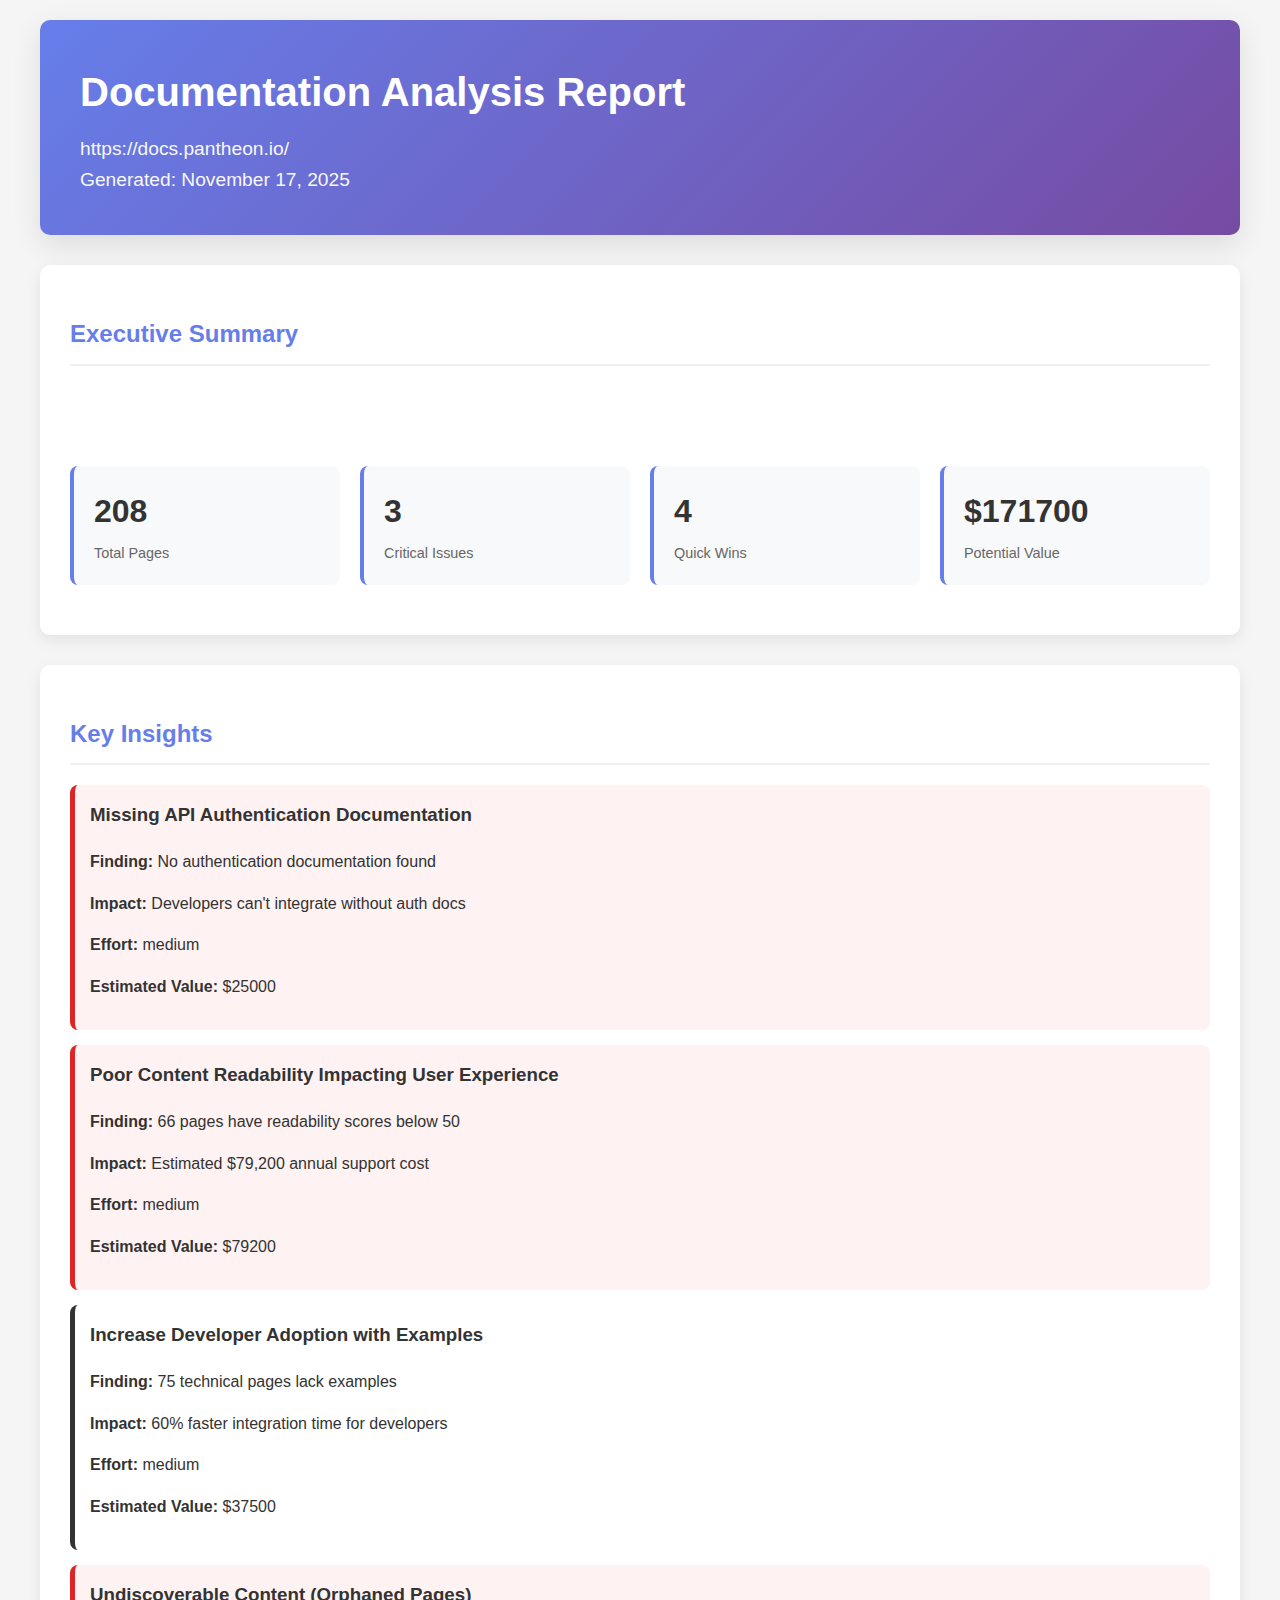
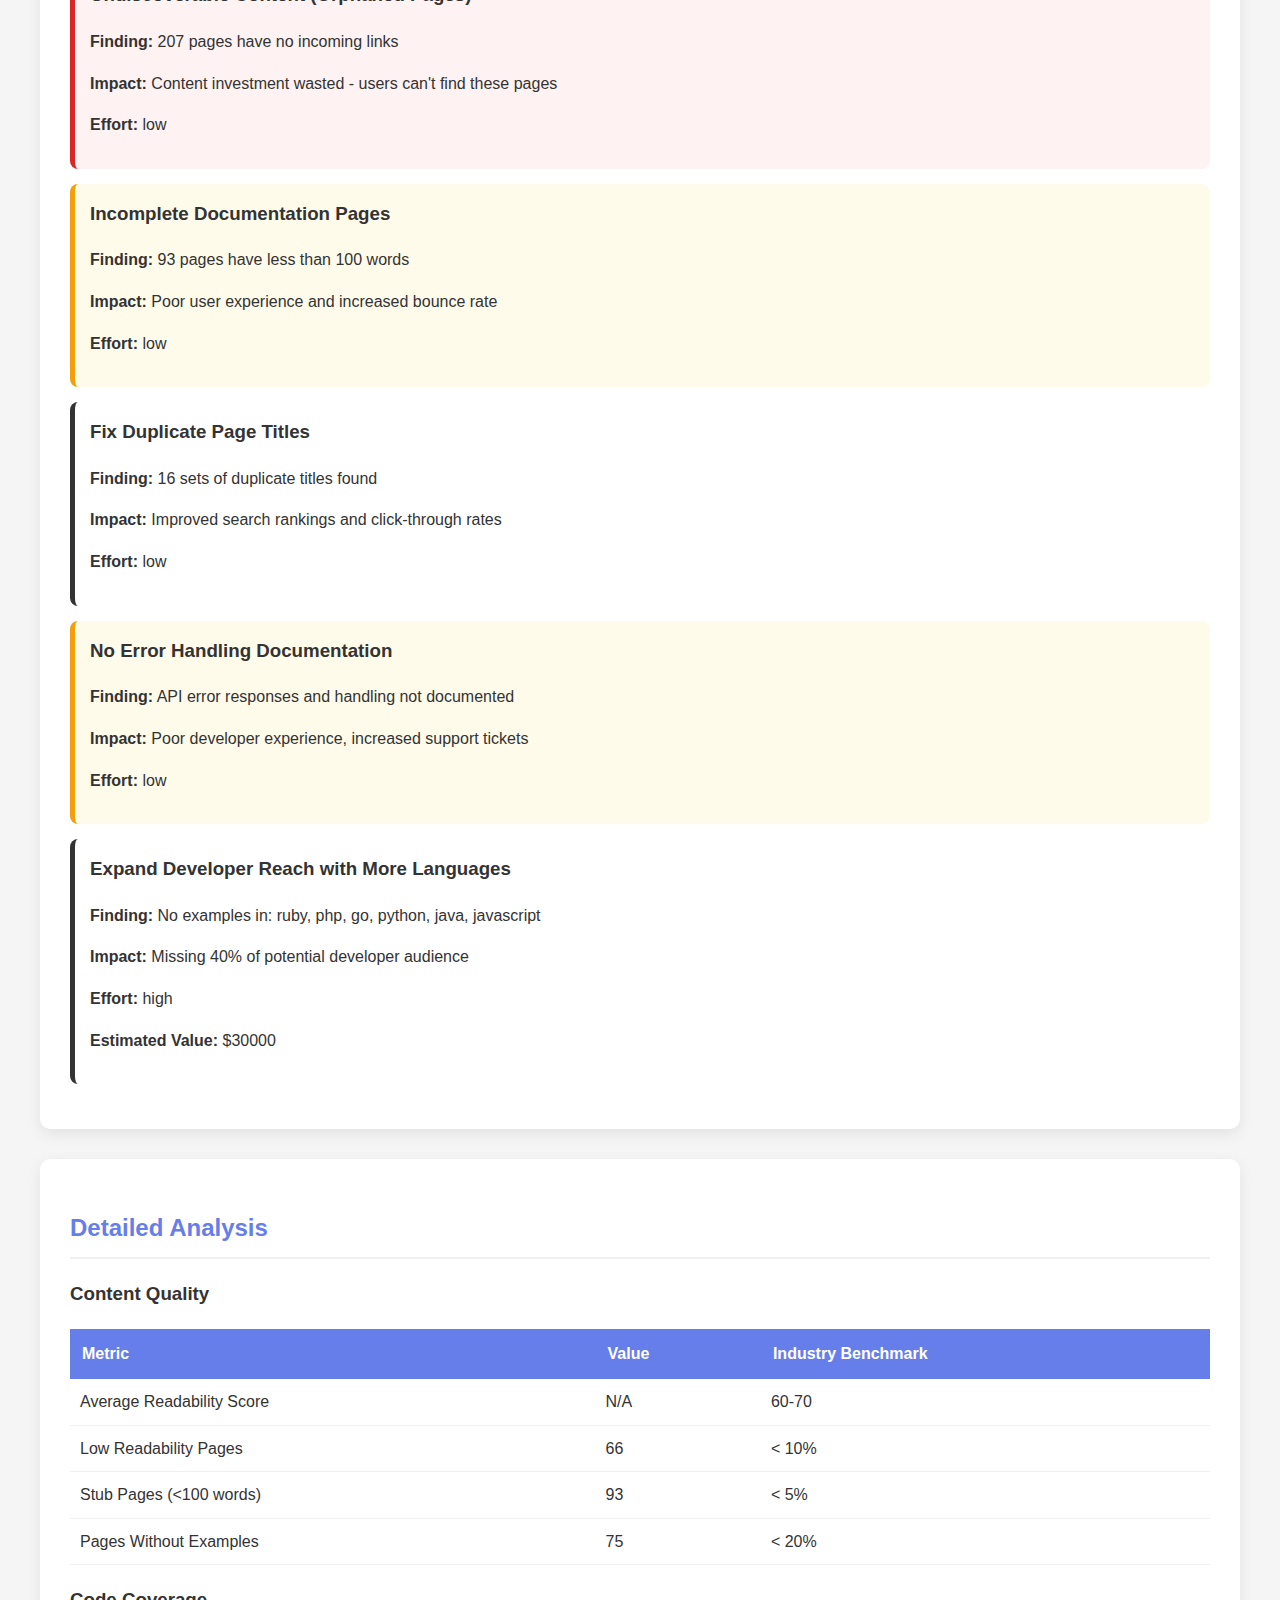
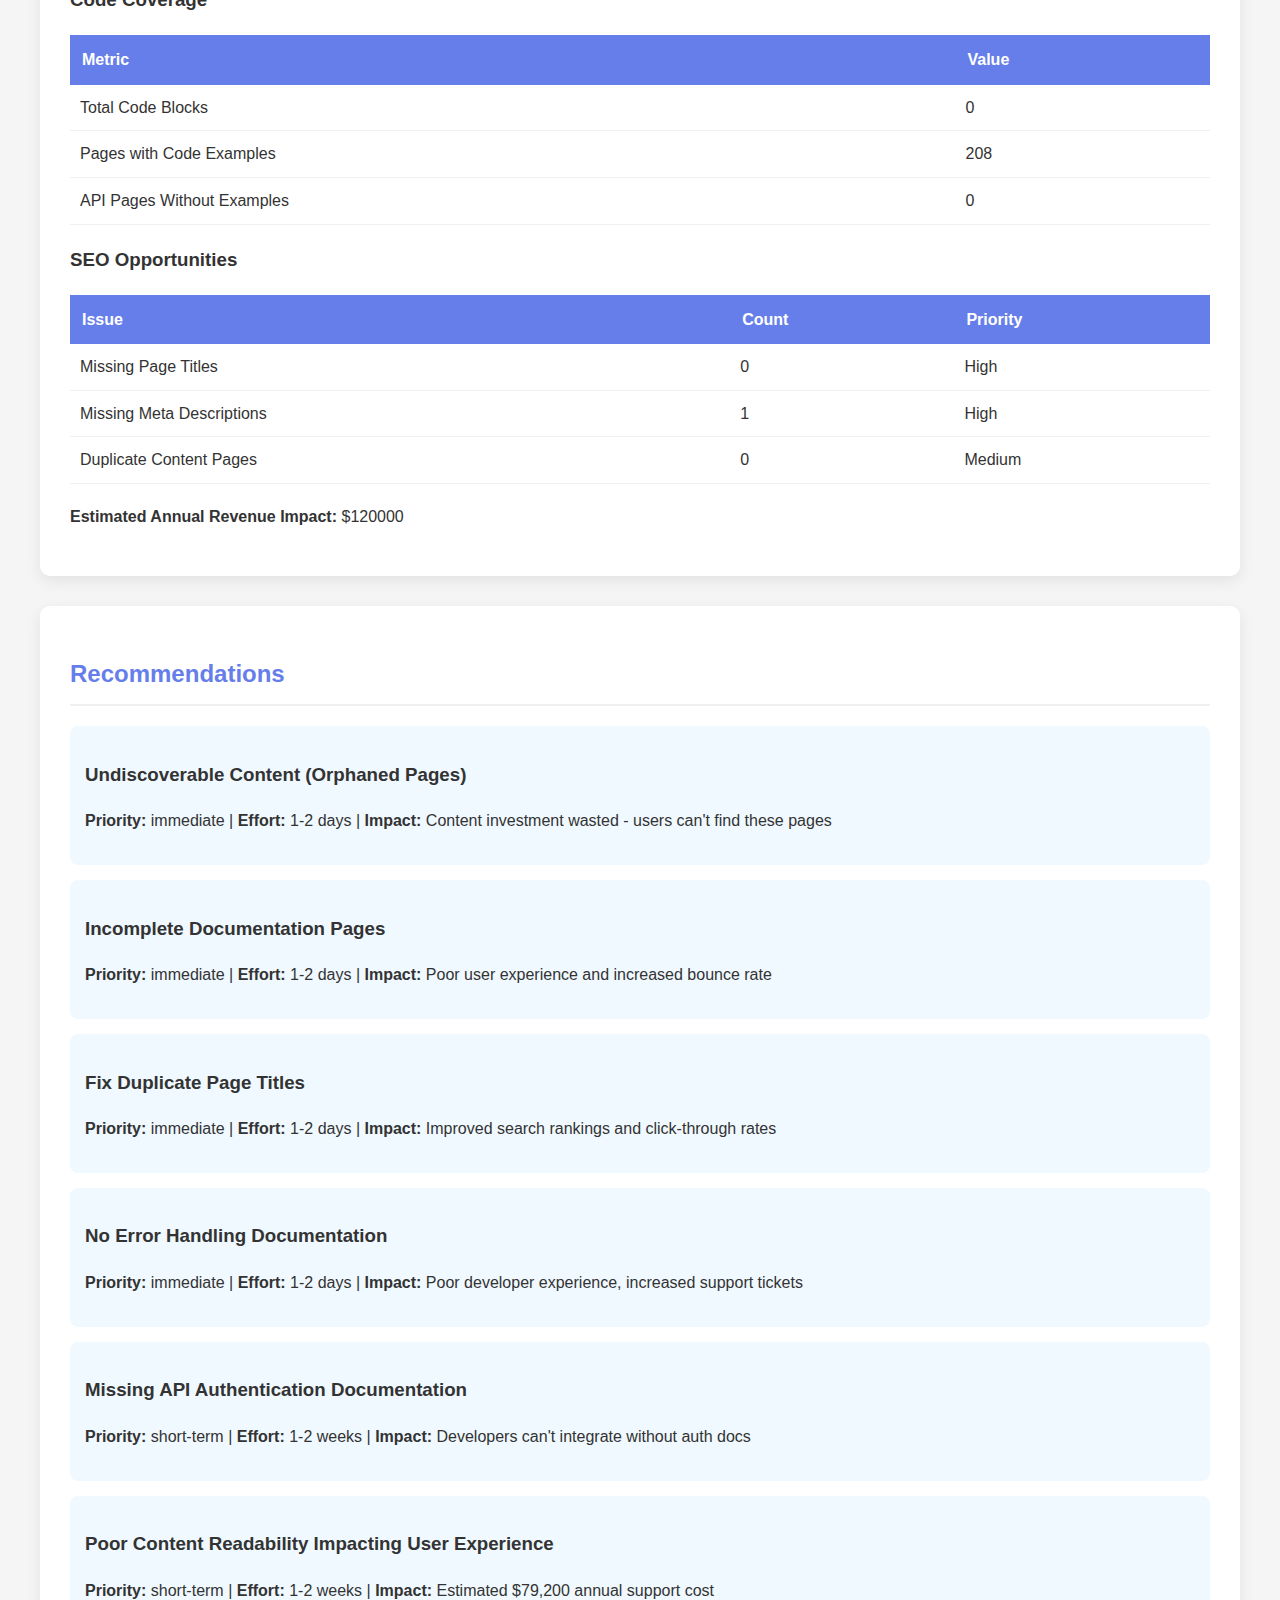
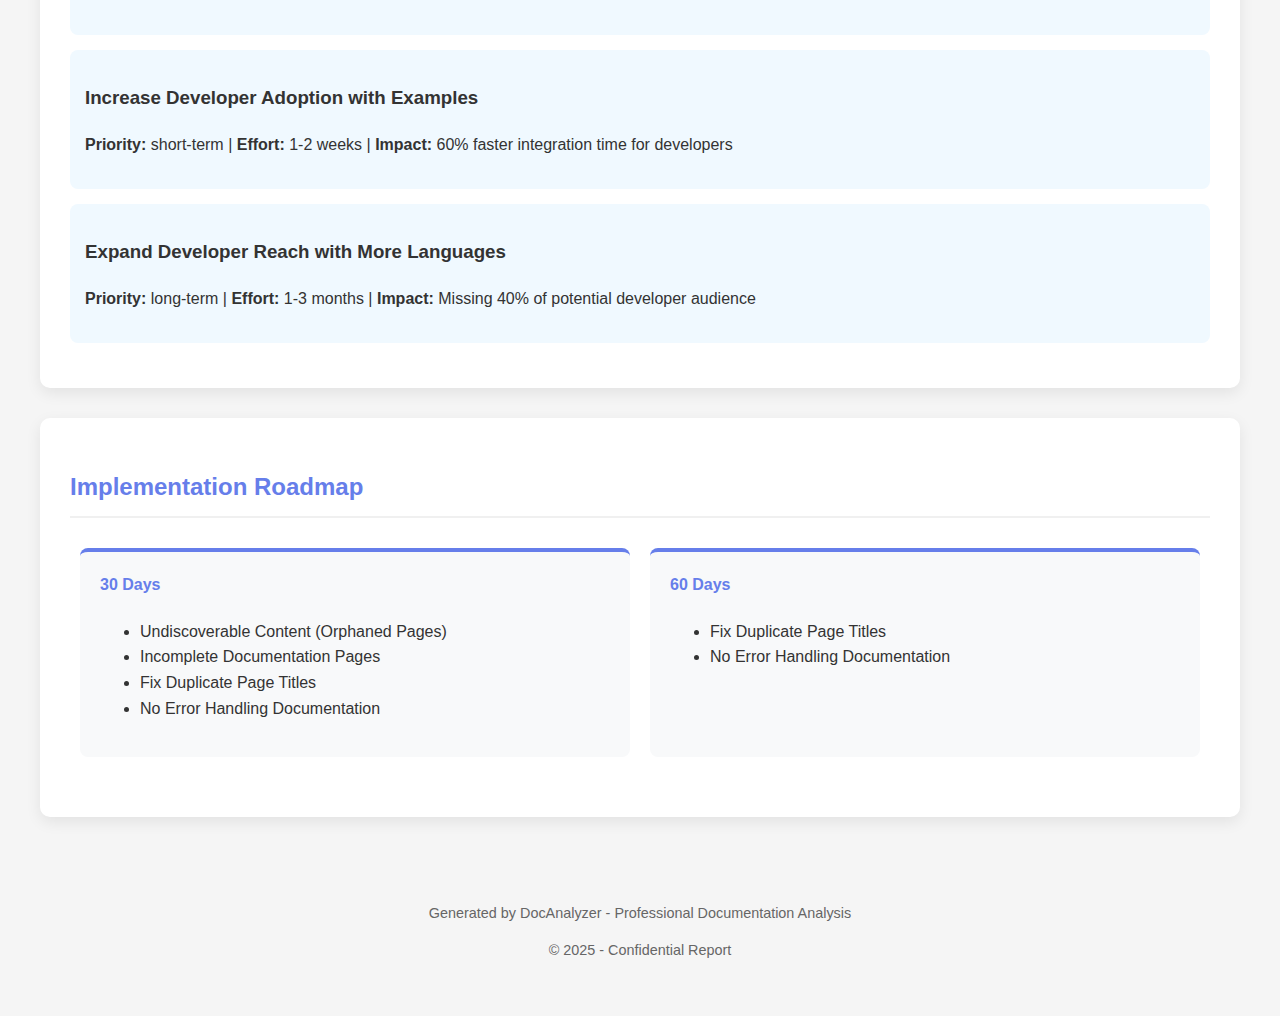
<file: pantheon_report.html>
<!DOCTYPE html>
        <html lang="en">
        <head>
            <meta charset="UTF-8">
            <meta name="viewport" content="width=device-width, initial-scale=1.0">
            <title>Documentation Analysis Report - https://docs.pantheon.io/</title>
            <style>
                body {
                    font-family: -apple-system, BlinkMacSystemFont, 'Segoe UI', Roboto, Oxygen, Ubuntu, sans-serif;
                    line-height: 1.6;
                    color: #333;
                    max-width: 1200px;
                    margin: 0 auto;
                    padding: 20px;
                    background: #f5f5f5;
                }
                
                .header {
                    background: linear-gradient(135deg, #667eea 0%, #764ba2 100%);
                    color: white;
                    padding: 40px;
                    border-radius: 10px;
                    margin-bottom: 30px;
                    box-shadow: 0 10px 30px rgba(0,0,0,0.1);
                }
                
                .header h1 {
                    margin: 0;
                    font-size: 2.5em;
                    font-weight: 700;
                }
                
                .header .subtitle {
                    margin-top: 10px;
                    opacity: 0.95;
                    font-size: 1.2em;
                }
                
                .section {
                    background: white;
                    padding: 30px;
                    margin-bottom: 30px;
                    border-radius: 10px;
                    box-shadow: 0 5px 15px rgba(0,0,0,0.08);
                }
                
                .section h2 {
                    color: #667eea;
                    border-bottom: 2px solid #f0f0f0;
                    padding-bottom: 10px;
                    margin-bottom: 20px;
                }
                
                .metric-grid {
                    display: grid;
                    grid-template-columns: repeat(auto-fit, minmax(250px, 1fr));
                    gap: 20px;
                    margin: 20px 0;
                }
                
                .metric-card {
                    background: #f8f9fa;
                    padding: 20px;
                    border-radius: 8px;
                    border-left: 4px solid #667eea;
                }
                
                .metric-card .value {
                    font-size: 2em;
                    font-weight: bold;
                    color: #333;
                }
                
                .metric-card .label {
                    color: #666;
                    margin-top: 5px;
                    font-size: 0.9em;
                }
                
                .score-display {
                    text-align: center;
                    padding: 30px;
                }
                
                .score-circle {
                    display: inline-block;
                    width: 150px;
                    height: 150px;
                    border-radius: 50%;
                    line-height: 150px;
                    font-size: 3em;
                    font-weight: bold;
                    color: white;
                    margin: 20px;
                }
                
                .score-high { background: linear-gradient(135deg, #11998e 0%, #38ef7d 100%); }
                .score-medium { background: linear-gradient(135deg, #f2994a 0%, #f2c94c 100%); }
                .score-low { background: linear-gradient(135deg, #eb3349 0%, #f45c43 100%); }
                
                .insight {
                    padding: 15px;
                    margin: 15px 0;
                    border-radius: 8px;
                    border-left: 5px solid;
                }
                
                .insight.critical {
                    background: #fef2f2;
                    border-color: #dc2626;
                }
                
                .insight.warning {
                    background: #fffbeb;
                    border-color: #f59e0b;
                }
                
                .insight.success {
                    background: #f0fdf4;
                    border-color: #10b981;
                }
                
                .insight h3 {
                    margin-top: 0;
                    color: #333;
                }
                
                .recommendation {
                    padding: 15px;
                    background: #f0f9ff;
                    border-radius: 8px;
                    margin: 15px 0;
                }
                
                .roadmap-timeline {
                    display: flex;
                    justify-content: space-between;
                    margin: 30px 0;
                }
                
                .roadmap-phase {
                    flex: 1;
                    margin: 0 10px;
                    padding: 20px;
                    background: #f8f9fa;
                    border-radius: 8px;
                    border-top: 4px solid #667eea;
                }
                
                .roadmap-phase h4 {
                    color: #667eea;
                    margin-top: 0;
                }
                
                table {
                    width: 100%;
                    border-collapse: collapse;
                    margin: 20px 0;
                }
                
                th {
                    background: #667eea;
                    color: white;
                    padding: 12px;
                    text-align: left;
                }
                
                td {
                    padding: 10px;
                    border-bottom: 1px solid #f0f0f0;
                }
                
                tr:hover {
                    background: #f8f9fa;
                }
                
                .footer {
                    text-align: center;
                    padding: 20px;
                    margin-top: 50px;
                    color: #666;
                    font-size: 0.9em;
                }
                
                @media print {
                    body { background: white; }
                    .section { box-shadow: none; border: 1px solid #ddd; }
                    .header { page-break-after: avoid; }
                }
            </style>
        </head>
        <body>
            <div class="header">
                <h1>Documentation Analysis Report</h1>
                <div class="subtitle">
                    https://docs.pantheon.io/<br>
                    Generated: November 17, 2025
                </div>
            </div>
            
            <!-- Executive Summary -->
            <div class="section">
                <h2>Executive Summary</h2>
                <div class="score-display">
                    
                </div>
                
                <div class="metric-grid">
                    <div class="metric-card">
                        <div class="value">208</div>
                        <div class="label">Total Pages</div>
                    </div>
                    <div class="metric-card">
                        <div class="value">3</div>
                        <div class="label">Critical Issues</div>
                    </div>
                    <div class="metric-card">
                        <div class="value">4</div>
                        <div class="label">Quick Wins</div>
                    </div>
                    <div class="metric-card">
                        <div class="value">$171700</div>
                        <div class="label">Potential Value</div>
                    </div>
                </div>
            </div>
            
            <!-- Top Insights -->
            
            <div class="section">
                <h2>Key Insights</h2>
                
                <div class="insight critical">
                    <h3>Missing API Authentication Documentation</h3>
                    <p><strong>Finding:</strong> No authentication documentation found</p>
                    <p><strong>Impact:</strong> Developers can&#x27;t integrate without auth docs</p>
                    <p><strong>Effort:</strong> medium</p>
                    
                    <p><strong>Estimated Value:</strong> $25000</p>
                    
                    
                    
                </div>
                
                <div class="insight critical">
                    <h3>Poor Content Readability Impacting User Experience</h3>
                    <p><strong>Finding:</strong> 66 pages have readability scores below 50</p>
                    <p><strong>Impact:</strong> Estimated $79,200 annual support cost</p>
                    <p><strong>Effort:</strong> medium</p>
                    
                    <p><strong>Estimated Value:</strong> $79200</p>
                    
                    
                    
                </div>
                
                <div class="insight opportunity">
                    <h3>Increase Developer Adoption with Examples</h3>
                    <p><strong>Finding:</strong> 75 technical pages lack examples</p>
                    <p><strong>Impact:</strong> 60% faster integration time for developers</p>
                    <p><strong>Effort:</strong> medium</p>
                    
                    <p><strong>Estimated Value:</strong> $37500</p>
                    
                    
                    
                </div>
                
                <div class="insight critical">
                    <h3>Undiscoverable Content (Orphaned Pages)</h3>
                    <p><strong>Finding:</strong> 207 pages have no incoming links</p>
                    <p><strong>Impact:</strong> Content investment wasted - users can&#x27;t find these pages</p>
                    <p><strong>Effort:</strong> low</p>
                    
                    
                    
                </div>
                
                <div class="insight warning">
                    <h3>Incomplete Documentation Pages</h3>
                    <p><strong>Finding:</strong> 93 pages have less than 100 words</p>
                    <p><strong>Impact:</strong> Poor user experience and increased bounce rate</p>
                    <p><strong>Effort:</strong> low</p>
                    
                    
                    
                </div>
                
                <div class="insight quick_win">
                    <h3>Fix Duplicate Page Titles</h3>
                    <p><strong>Finding:</strong> 16 sets of duplicate titles found</p>
                    <p><strong>Impact:</strong> Improved search rankings and click-through rates</p>
                    <p><strong>Effort:</strong> low</p>
                    
                    
                    
                </div>
                
                <div class="insight warning">
                    <h3>No Error Handling Documentation</h3>
                    <p><strong>Finding:</strong> API error responses and handling not documented</p>
                    <p><strong>Impact:</strong> Poor developer experience, increased support tickets</p>
                    <p><strong>Effort:</strong> low</p>
                    
                    
                    
                </div>
                
                <div class="insight opportunity">
                    <h3>Expand Developer Reach with More Languages</h3>
                    <p><strong>Finding:</strong> No examples in: ruby, php, go, python, java, javascript</p>
                    <p><strong>Impact:</strong> Missing 40% of potential developer audience</p>
                    <p><strong>Effort:</strong> high</p>
                    
                    <p><strong>Estimated Value:</strong> $30000</p>
                    
                    
                    
                </div>
                
            </div>
            
            
            <!-- Detailed Metrics -->
            
            <div class="section">
                <h2>Detailed Analysis</h2>
                
                
                <h3>Content Quality</h3>
                <table>
                    <tr>
                        <th>Metric</th>
                        <th>Value</th>
                        <th>Industry Benchmark</th>
                    </tr>
                    <tr>
                        <td>Average Readability Score</td>
                        <td>N/A</td>
                        <td>60-70</td>
                    </tr>
                    <tr>
                        <td>Low Readability Pages</td>
                        <td>66</td>
                        <td>&lt; 10%</td>
                    </tr>
                    <tr>
                        <td>Stub Pages (&lt;100 words)</td>
                        <td>93</td>
                        <td>&lt; 5%</td>
                    </tr>
                    <tr>
                        <td>Pages Without Examples</td>
                        <td>75</td>
                        <td>&lt; 20%</td>
                    </tr>
                </table>
                
                
                
                <h3>Code Coverage</h3>
                <table>
                    <tr>
                        <th>Metric</th>
                        <th>Value</th>
                    </tr>
                    <tr>
                        <td>Total Code Blocks</td>
                        <td>0</td>
                    </tr>
                    <tr>
                        <td>Pages with Code Examples</td>
                        <td>208</td>
                    </tr>
                    <tr>
                        <td>API Pages Without Examples</td>
                        <td>0</td>
                    </tr>
                </table>
                
                
                
                
                
                <h3>SEO Opportunities</h3>
                <table>
                    <tr>
                        <th>Issue</th>
                        <th>Count</th>
                        <th>Priority</th>
                    </tr>
                    <tr>
                        <td>Missing Page Titles</td>
                        <td>0</td>
                        <td>High</td>
                    </tr>
                    <tr>
                        <td>Missing Meta Descriptions</td>
                        <td>1</td>
                        <td>High</td>
                    </tr>
                    <tr>
                        <td>Duplicate Content Pages</td>
                        <td>0</td>
                        <td>Medium</td>
                    </tr>
                </table>
                
                <p><strong>Estimated Annual Revenue Impact:</strong> $120000</p>
                
                
            </div>
            
            
            <!-- Recommendations -->
            
            <div class="section">
                <h2>Recommendations</h2>
                
                <div class="recommendation">
                    <h3>Undiscoverable Content (Orphaned Pages)</h3>
                    <p></p>
                    <p>
                        <strong>Priority:</strong> immediate | 
                        <strong>Effort:</strong> 1-2 days | 
                        <strong>Impact:</strong> Content investment wasted - users can&#x27;t find these pages
                    </p>
                </div>
                
                <div class="recommendation">
                    <h3>Incomplete Documentation Pages</h3>
                    <p></p>
                    <p>
                        <strong>Priority:</strong> immediate | 
                        <strong>Effort:</strong> 1-2 days | 
                        <strong>Impact:</strong> Poor user experience and increased bounce rate
                    </p>
                </div>
                
                <div class="recommendation">
                    <h3>Fix Duplicate Page Titles</h3>
                    <p></p>
                    <p>
                        <strong>Priority:</strong> immediate | 
                        <strong>Effort:</strong> 1-2 days | 
                        <strong>Impact:</strong> Improved search rankings and click-through rates
                    </p>
                </div>
                
                <div class="recommendation">
                    <h3>No Error Handling Documentation</h3>
                    <p></p>
                    <p>
                        <strong>Priority:</strong> immediate | 
                        <strong>Effort:</strong> 1-2 days | 
                        <strong>Impact:</strong> Poor developer experience, increased support tickets
                    </p>
                </div>
                
                <div class="recommendation">
                    <h3>Missing API Authentication Documentation</h3>
                    <p></p>
                    <p>
                        <strong>Priority:</strong> short-term | 
                        <strong>Effort:</strong> 1-2 weeks | 
                        <strong>Impact:</strong> Developers can&#x27;t integrate without auth docs
                    </p>
                </div>
                
                <div class="recommendation">
                    <h3>Poor Content Readability Impacting User Experience</h3>
                    <p></p>
                    <p>
                        <strong>Priority:</strong> short-term | 
                        <strong>Effort:</strong> 1-2 weeks | 
                        <strong>Impact:</strong> Estimated $79,200 annual support cost
                    </p>
                </div>
                
                <div class="recommendation">
                    <h3>Increase Developer Adoption with Examples</h3>
                    <p></p>
                    <p>
                        <strong>Priority:</strong> short-term | 
                        <strong>Effort:</strong> 1-2 weeks | 
                        <strong>Impact:</strong> 60% faster integration time for developers
                    </p>
                </div>
                
                <div class="recommendation">
                    <h3>Expand Developer Reach with More Languages</h3>
                    <p></p>
                    <p>
                        <strong>Priority:</strong> long-term | 
                        <strong>Effort:</strong> 1-3 months | 
                        <strong>Impact:</strong> Missing 40% of potential developer audience
                    </p>
                </div>
                
            </div>
            
            
            <!-- 30-60-90 Day Roadmap -->
            
            <div class="section">
                <h2>Implementation Roadmap</h2>
                <div class="roadmap-timeline">
                    
                    <div class="roadmap-phase">
                        <h4>30 Days</h4>
                        <ul>
                        
                            <li>Undiscoverable Content (Orphaned Pages)</li>
                        
                            <li>Incomplete Documentation Pages</li>
                        
                            <li>Fix Duplicate Page Titles</li>
                        
                            <li>No Error Handling Documentation</li>
                        
                        </ul>
                    </div>
                    
                    
                    
                    <div class="roadmap-phase">
                        <h4>60 Days</h4>
                        <ul>
                        
                            <li>Fix Duplicate Page Titles</li>
                        
                            <li>No Error Handling Documentation</li>
                        
                        </ul>
                    </div>
                    
                    
                    
                </div>
            </div>
            
            
            <div class="footer">
                <p>Generated by DocAnalyzer - Professional Documentation Analysis</p>
                <p>© 2025 - Confidential Report</p>
            </div>
        </body>
        </html>
</file>
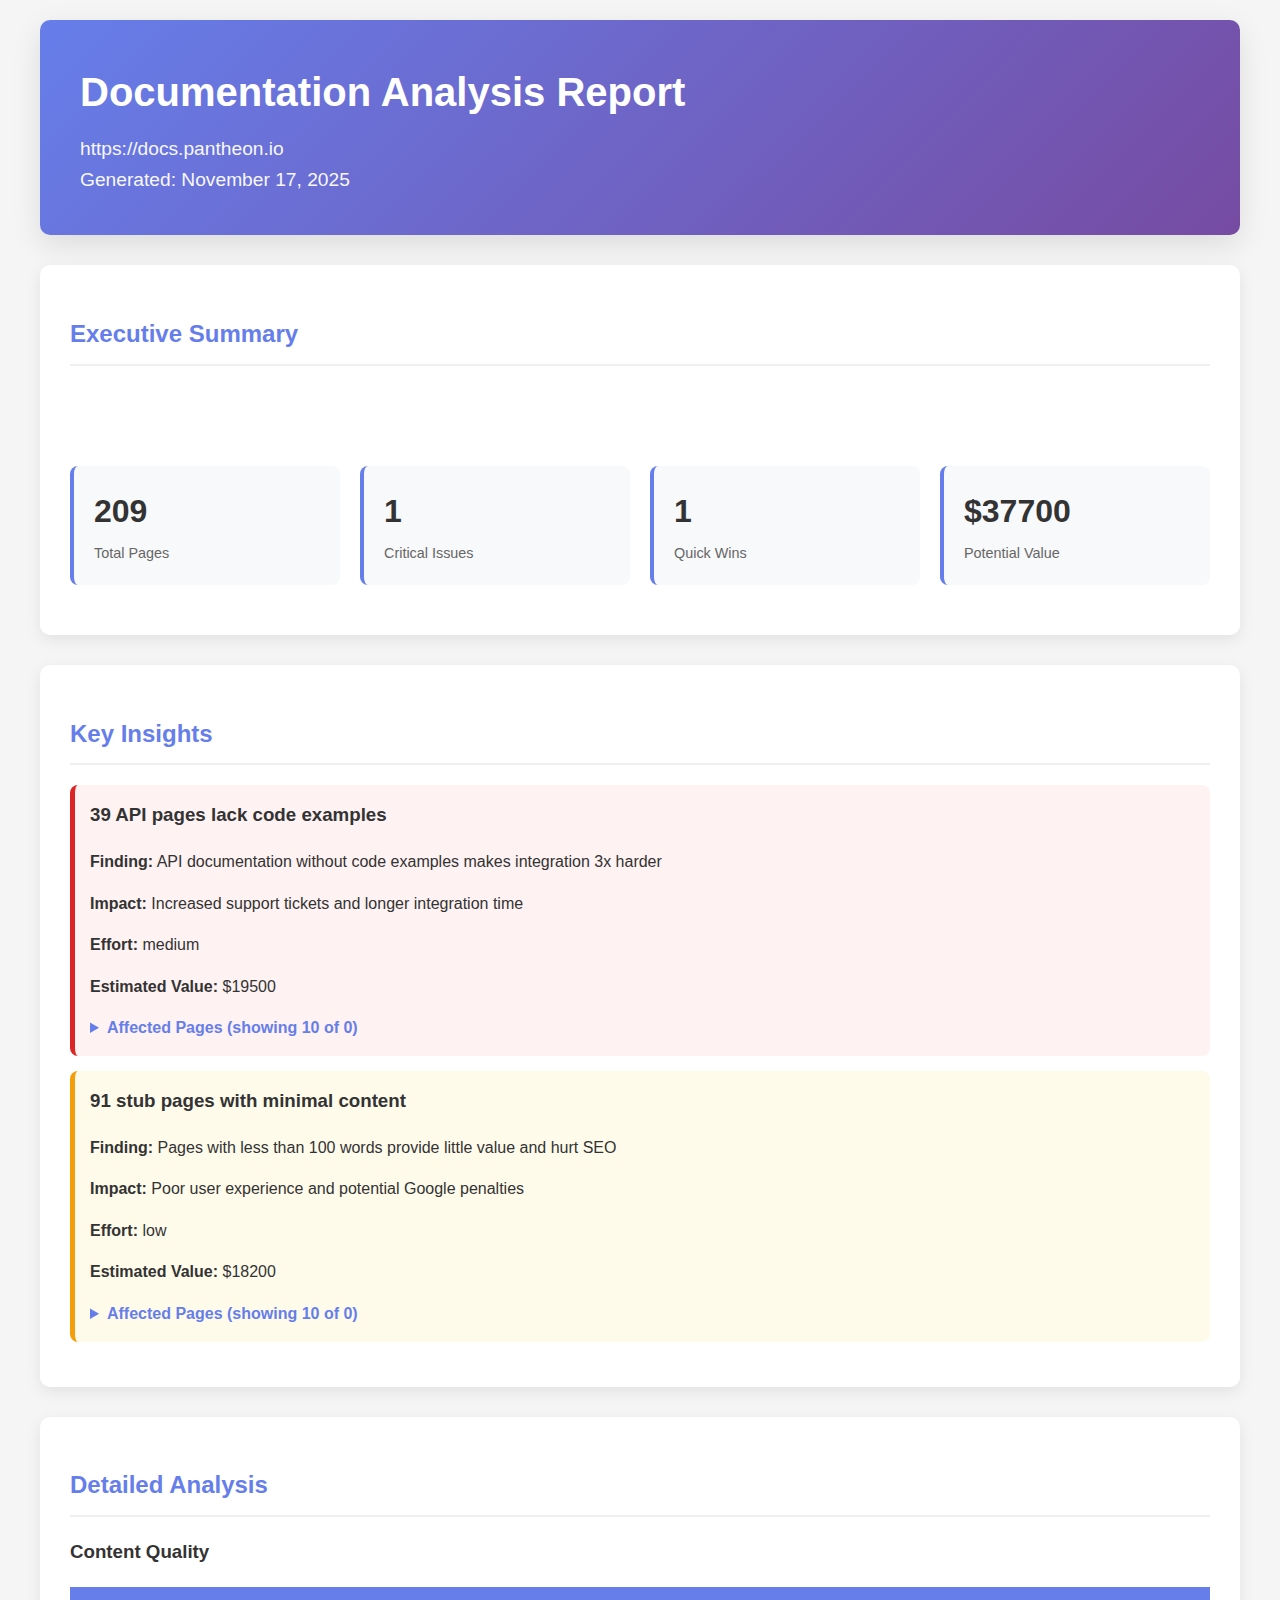
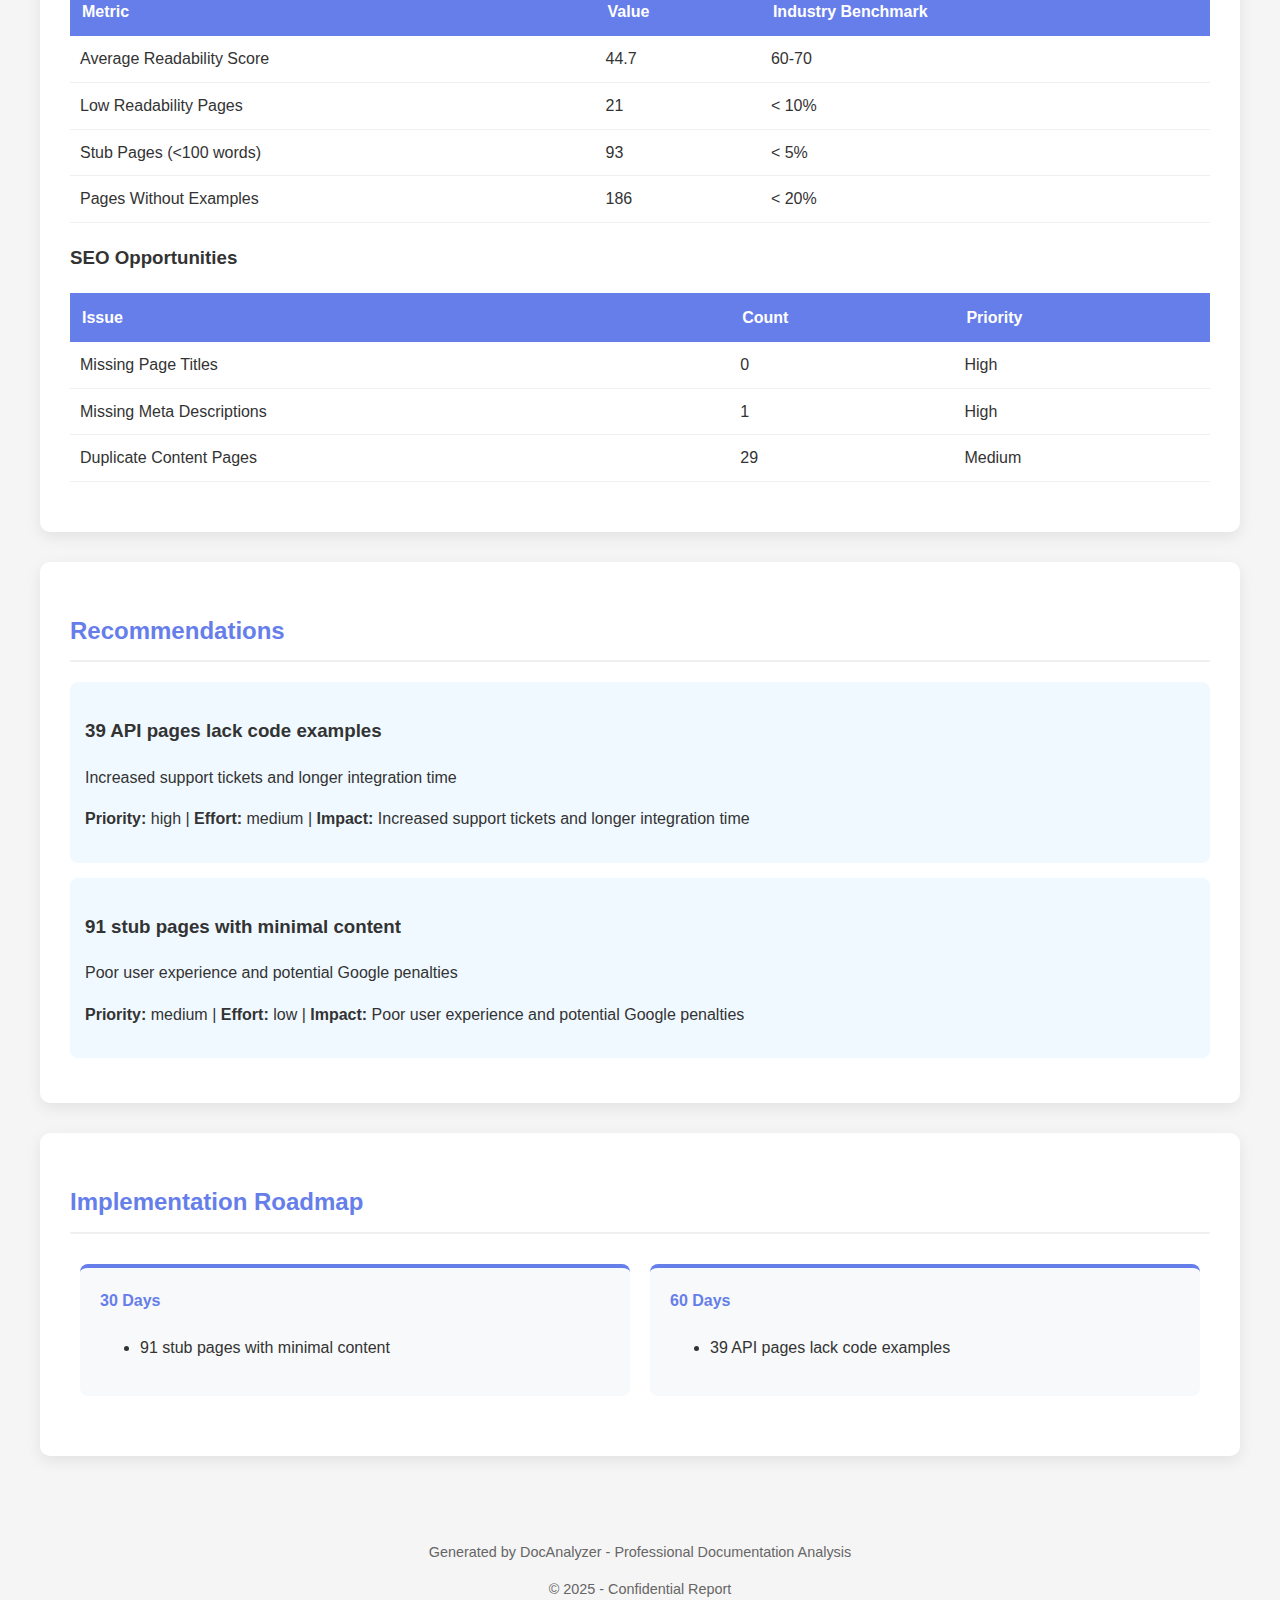
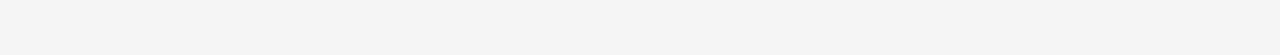
<file: pantheon_report_v2.html>
<!DOCTYPE html>
        <html lang="en">
        <head>
            <meta charset="UTF-8">
            <meta name="viewport" content="width=device-width, initial-scale=1.0">
            <title>Documentation Analysis Report - https://docs.pantheon.io</title>
            <style>
                body {
                    font-family: -apple-system, BlinkMacSystemFont, 'Segoe UI', Roboto, Oxygen, Ubuntu, sans-serif;
                    line-height: 1.6;
                    color: #333;
                    max-width: 1200px;
                    margin: 0 auto;
                    padding: 20px;
                    background: #f5f5f5;
                }
                
                .header {
                    background: linear-gradient(135deg, #667eea 0%, #764ba2 100%);
                    color: white;
                    padding: 40px;
                    border-radius: 10px;
                    margin-bottom: 30px;
                    box-shadow: 0 10px 30px rgba(0,0,0,0.1);
                }
                
                .header h1 {
                    margin: 0;
                    font-size: 2.5em;
                    font-weight: 700;
                }
                
                .header .subtitle {
                    margin-top: 10px;
                    opacity: 0.95;
                    font-size: 1.2em;
                }
                
                .section {
                    background: white;
                    padding: 30px;
                    margin-bottom: 30px;
                    border-radius: 10px;
                    box-shadow: 0 5px 15px rgba(0,0,0,0.08);
                }
                
                .section h2 {
                    color: #667eea;
                    border-bottom: 2px solid #f0f0f0;
                    padding-bottom: 10px;
                    margin-bottom: 20px;
                }
                
                .metric-grid {
                    display: grid;
                    grid-template-columns: repeat(auto-fit, minmax(250px, 1fr));
                    gap: 20px;
                    margin: 20px 0;
                }
                
                .metric-card {
                    background: #f8f9fa;
                    padding: 20px;
                    border-radius: 8px;
                    border-left: 4px solid #667eea;
                }
                
                .metric-card .value {
                    font-size: 2em;
                    font-weight: bold;
                    color: #333;
                }
                
                .metric-card .label {
                    color: #666;
                    margin-top: 5px;
                    font-size: 0.9em;
                }
                
                .score-display {
                    text-align: center;
                    padding: 30px;
                }
                
                .score-circle {
                    display: inline-block;
                    width: 150px;
                    height: 150px;
                    border-radius: 50%;
                    line-height: 150px;
                    font-size: 3em;
                    font-weight: bold;
                    color: white;
                    margin: 20px;
                }
                
                .score-high { background: linear-gradient(135deg, #11998e 0%, #38ef7d 100%); }
                .score-medium { background: linear-gradient(135deg, #f2994a 0%, #f2c94c 100%); }
                .score-low { background: linear-gradient(135deg, #eb3349 0%, #f45c43 100%); }
                
                .insight {
                    padding: 15px;
                    margin: 15px 0;
                    border-radius: 8px;
                    border-left: 5px solid;
                }
                
                .insight.critical {
                    background: #fef2f2;
                    border-color: #dc2626;
                }
                
                .insight.warning {
                    background: #fffbeb;
                    border-color: #f59e0b;
                }
                
                .insight.success {
                    background: #f0fdf4;
                    border-color: #10b981;
                }
                
                .insight h3 {
                    margin-top: 0;
                    color: #333;
                }
                
                .recommendation {
                    padding: 15px;
                    background: #f0f9ff;
                    border-radius: 8px;
                    margin: 15px 0;
                }
                
                .roadmap-timeline {
                    display: flex;
                    justify-content: space-between;
                    margin: 30px 0;
                }
                
                .roadmap-phase {
                    flex: 1;
                    margin: 0 10px;
                    padding: 20px;
                    background: #f8f9fa;
                    border-radius: 8px;
                    border-top: 4px solid #667eea;
                }
                
                .roadmap-phase h4 {
                    color: #667eea;
                    margin-top: 0;
                }
                
                table {
                    width: 100%;
                    border-collapse: collapse;
                    margin: 20px 0;
                }
                
                th {
                    background: #667eea;
                    color: white;
                    padding: 12px;
                    text-align: left;
                }
                
                td {
                    padding: 10px;
                    border-bottom: 1px solid #f0f0f0;
                }
                
                tr:hover {
                    background: #f8f9fa;
                }
                
                .footer {
                    text-align: center;
                    padding: 20px;
                    margin-top: 50px;
                    color: #666;
                    font-size: 0.9em;
                }
                
                @media print {
                    body { background: white; }
                    .section { box-shadow: none; border: 1px solid #ddd; }
                    .header { page-break-after: avoid; }
                }
            </style>
        </head>
        <body>
            <div class="header">
                <h1>Documentation Analysis Report</h1>
                <div class="subtitle">
                    https://docs.pantheon.io<br>
                    Generated: November 17, 2025
                </div>
            </div>
            
            <!-- Executive Summary -->
            <div class="section">
                <h2>Executive Summary</h2>
                <div class="score-display">
                    
                </div>
                
                <div class="metric-grid">
                    <div class="metric-card">
                        <div class="value">209</div>
                        <div class="label">Total Pages</div>
                    </div>
                    <div class="metric-card">
                        <div class="value">1</div>
                        <div class="label">Critical Issues</div>
                    </div>
                    <div class="metric-card">
                        <div class="value">1</div>
                        <div class="label">Quick Wins</div>
                    </div>
                    <div class="metric-card">
                        <div class="value">$37700</div>
                        <div class="label">Potential Value</div>
                    </div>
                </div>
            </div>
            
            <!-- Top Insights -->
            
            <div class="section">
                <h2>Key Insights</h2>
                
                <div class="insight critical">
                    <h3>39 API pages lack code examples</h3>
                    <p><strong>Finding:</strong> API documentation without code examples makes integration 3x harder</p>
                    <p><strong>Impact:</strong> Increased support tickets and longer integration time</p>
                    <p><strong>Effort:</strong> medium</p>
                    
                    <p><strong>Estimated Value:</strong> $19500</p>
                    
                    
                    
                    <details style="margin-top: 10px;">
                        <summary style="cursor: pointer; color: #667eea;">
                            <strong>Affected Pages (showing 10 of 0)</strong>
                        </summary>
                        <ul style="margin-top: 10px; font-size: 0.9em;">
                        
                            <li><a href="https://docs.pantheon.io" target="_blank" style="color: #667eea;">https://docs.pantheon.io</a></li>
                        
                            <li><a href="https://docs.pantheon.io/contribute" target="_blank" style="color: #667eea;">https://docs.pantheon.io/contribute</a></li>
                        
                            <li><a href="https://docs.pantheon.io/develop-drupal" target="_blank" style="color: #667eea;">https://docs.pantheon.io/develop-drupal</a></li>
                        
                            <li><a href="https://docs.pantheon.io/develop-wordpress" target="_blank" style="color: #667eea;">https://docs.pantheon.io/develop-wordpress</a></li>
                        
                            <li><a href="https://docs.pantheon.io/get-started/" target="_blank" style="color: #667eea;">https://docs.pantheon.io/get-started/</a></li>
                        
                            <li><a href="https://docs.pantheon.io/guides/account-mgmt" target="_blank" style="color: #667eea;">https://docs.pantheon.io/guides/account-mgmt</a></li>
                        
                            <li><a href="https://docs.pantheon.io/guides/disaster-recovery/site-goes-down/" target="_blank" style="color: #667eea;">https://docs.pantheon.io/guides/disaster-recovery/site-goes-down/</a></li>
                        
                            <li><a href="https://docs.pantheon.io/guides/getstarted/" target="_blank" style="color: #667eea;">https://docs.pantheon.io/guides/getstarted/</a></li>
                        
                            <li><a href="https://docs.pantheon.io/support" target="_blank" style="color: #667eea;">https://docs.pantheon.io/support</a></li>
                        
                            <li><a href="https://docs.pantheon.io/terminus" target="_blank" style="color: #667eea;">https://docs.pantheon.io/terminus</a></li>
                        
                        </ul>
                        
                    </details>
                    
                </div>
                
                <div class="insight warning">
                    <h3>91 stub pages with minimal content</h3>
                    <p><strong>Finding:</strong> Pages with less than 100 words provide little value and hurt SEO</p>
                    <p><strong>Impact:</strong> Poor user experience and potential Google penalties</p>
                    <p><strong>Effort:</strong> low</p>
                    
                    <p><strong>Estimated Value:</strong> $18200</p>
                    
                    
                    
                    <details style="margin-top: 10px;">
                        <summary style="cursor: pointer; color: #667eea;">
                            <strong>Affected Pages (showing 10 of 0)</strong>
                        </summary>
                        <ul style="margin-top: 10px; font-size: 0.9em;">
                        
                            <li><a href="https://docs.pantheon.io/guides/security" target="_blank" style="color: #667eea;">https://docs.pantheon.io/guides/security</a></li>
                        
                            <li><a href="https://docs.pantheon.io/learning" target="_blank" style="color: #667eea;">https://docs.pantheon.io/learning</a></li>
                        
                            <li><a href="https://docs.pantheon.io/release-notes" target="_blank" style="color: #667eea;">https://docs.pantheon.io/release-notes</a></li>
                        
                            <li><a href="https://docs.pantheon.io/date-and-time" target="_blank" style="color: #667eea;">https://docs.pantheon.io/date-and-time</a></li>
                        
                            <li><a href="https://docs.pantheon.io/drush" target="_blank" style="color: #667eea;">https://docs.pantheon.io/drush</a></li>
                        
                            <li><a href="https://docs.pantheon.io/guides/account-mgmt/overages" target="_blank" style="color: #667eea;">https://docs.pantheon.io/guides/account-mgmt/overages</a></li>
                        
                            <li><a href="https://docs.pantheon.io/release-notes?category=action-required" target="_blank" style="color: #667eea;">https://docs.pantheon.io/release-notes?category=action-required</a></li>
                        
                            <li><a href="https://docs.pantheon.io/release-notes?category=content-publisher" target="_blank" style="color: #667eea;">https://docs.pantheon.io/release-notes?category=content-publisher</a></li>
                        
                            <li><a href="https://docs.pantheon.io/release-notes?category=drupal" target="_blank" style="color: #667eea;">https://docs.pantheon.io/release-notes?category=drupal</a></li>
                        
                            <li><a href="https://docs.pantheon.io/release-notes?category=modules" target="_blank" style="color: #667eea;">https://docs.pantheon.io/release-notes?category=modules</a></li>
                        
                        </ul>
                        
                    </details>
                    
                </div>
                
            </div>
            
            
            <!-- Detailed Metrics -->
            
            <div class="section">
                <h2>Detailed Analysis</h2>
                
                
                <h3>Content Quality</h3>
                <table>
                    <tr>
                        <th>Metric</th>
                        <th>Value</th>
                        <th>Industry Benchmark</th>
                    </tr>
                    <tr>
                        <td>Average Readability Score</td>
                        <td>44.7</td>
                        <td>60-70</td>
                    </tr>
                    <tr>
                        <td>Low Readability Pages</td>
                        <td>21</td>
                        <td>&lt; 10%</td>
                    </tr>
                    <tr>
                        <td>Stub Pages (&lt;100 words)</td>
                        <td>93</td>
                        <td>&lt; 5%</td>
                    </tr>
                    <tr>
                        <td>Pages Without Examples</td>
                        <td>186</td>
                        <td>&lt; 20%</td>
                    </tr>
                </table>
                
                
                
                
                
                <h3>SEO Opportunities</h3>
                <table>
                    <tr>
                        <th>Issue</th>
                        <th>Count</th>
                        <th>Priority</th>
                    </tr>
                    <tr>
                        <td>Missing Page Titles</td>
                        <td>0</td>
                        <td>High</td>
                    </tr>
                    <tr>
                        <td>Missing Meta Descriptions</td>
                        <td>1</td>
                        <td>High</td>
                    </tr>
                    <tr>
                        <td>Duplicate Content Pages</td>
                        <td>29</td>
                        <td>Medium</td>
                    </tr>
                </table>
                
                
            </div>
            
            
            <!-- Recommendations -->
            
            <div class="section">
                <h2>Recommendations</h2>
                
                <div class="recommendation">
                    <h3>39 API pages lack code examples</h3>
                    <p>Increased support tickets and longer integration time</p>
                    <p>
                        <strong>Priority:</strong> high | 
                        <strong>Effort:</strong> medium | 
                        <strong>Impact:</strong> Increased support tickets and longer integration time
                    </p>
                </div>
                
                <div class="recommendation">
                    <h3>91 stub pages with minimal content</h3>
                    <p>Poor user experience and potential Google penalties</p>
                    <p>
                        <strong>Priority:</strong> medium | 
                        <strong>Effort:</strong> low | 
                        <strong>Impact:</strong> Poor user experience and potential Google penalties
                    </p>
                </div>
                
            </div>
            
            
            <!-- 30-60-90 Day Roadmap -->
            
            <div class="section">
                <h2>Implementation Roadmap</h2>
                <div class="roadmap-timeline">
                    
                    <div class="roadmap-phase">
                        <h4>30 Days</h4>
                        <ul>
                        
                            <li>91 stub pages with minimal content</li>
                        
                        </ul>
                    </div>
                    
                    
                    
                    <div class="roadmap-phase">
                        <h4>60 Days</h4>
                        <ul>
                        
                            <li>39 API pages lack code examples</li>
                        
                        </ul>
                    </div>
                    
                    
                    
                </div>
            </div>
            
            
            <div class="footer">
                <p>Generated by DocAnalyzer - Professional Documentation Analysis</p>
                <p>© 2025 - Confidential Report</p>
            </div>
        </body>
        </html>
</file>
